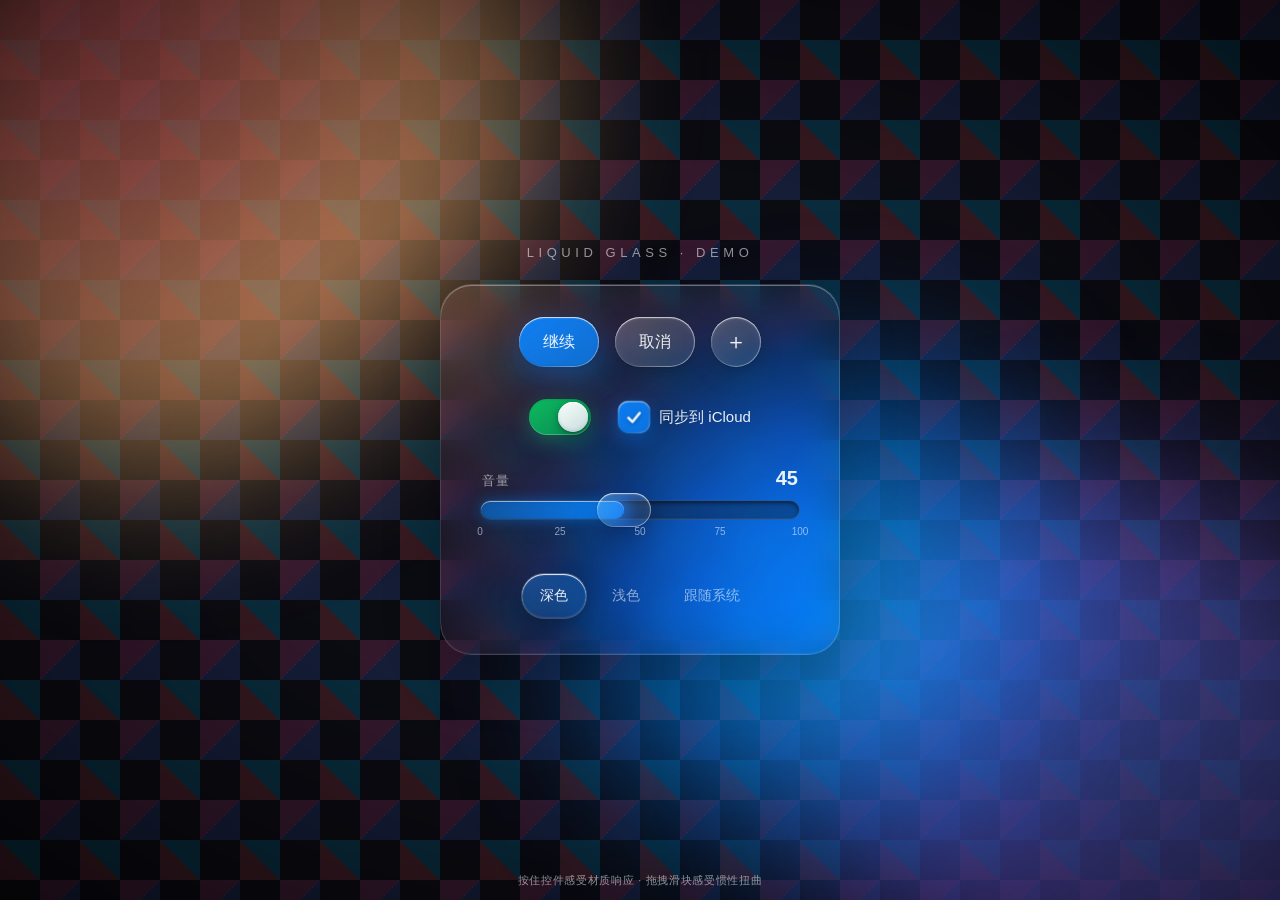
<file: 液态玻璃参考.html>
<!DOCTYPE html>
<html lang="zh-CN">
<head>
<meta charset="UTF-8">
<meta name="viewport" content="width=device-width, initial-scale=1.0, maximum-scale=1.0, user-scalable=no, viewport-fit=cover">
<title>Liquid Glass · Web 近似实现</title>

<!--
  ============================================================
  苹果 Liquid Glass 的 Web 近似实现（给 AI Coding 参考）
  ------------------------------------------------------------
  
  【背景】
  Liquid Glass 是苹果 2025 年 WWDC 推出的设计语言。
  真实实现基于 Metal 4 引擎的「反射 + 折射 + 动态变形」复合渲染，
  Web 端无法真正折射，只能用 backdrop-filter + 多层阴影近似。
  
  【本演示聚焦五件事】
  
  一、玻璃材质（静态）
     - 半透明渐变底色        → 玻璃内部透光
     - backdrop-filter       → 光学透射（模糊 + 增饱和 + 提亮）
     - 多层 inset box-shadow → 玻璃厚度与边缘折射
     - ::before 非均匀边框   → 玻璃边缘对光线的捕捉
     - ::after 覆盖层        → 按下时的内容隔离
  
  二、材质响应（动态变形）
     - 按下时 scale 放大          → 玻璃被"挤压"
     - 按下时强模糊 + 覆盖层      → 背后内容被"吞没"
     - 拖拽时 scaleX/scaleY 反向  → 惯性拉伸（体积守恒）
     - 松手后 easeOutElastic      → 弹性回稳
  
  三、控件动效
     - 开关：旋钮带弹性缓动 + 轨道颜色渐变
     - 复选框：勾选时描边动画 + 玻璃高亮
     - 选项芯片：移动玻璃外框跟随选中项滑动
  
  四、主题切换
     - 深色 / 浅色 / 跟随系统三档
     - 全部玻璃材质由 CSS 变量驱动，切换时整体过渡
     - 对应 iOS 26.1 新增的"液态玻璃显示效果选项"
  
  五、移动端适配
     - 视口锁定，禁止缩放，适配刘海屏安全区
     - 触控尺寸 ≥ 44px，符合 iOS HIG
     - pointer 事件统一处理触摸与鼠标
     - 滑块在触屏下扩大点击热区
     - 布局在小屏下自动收缩
  ============================================================
-->

<style>
/* ============================================================
   一、全局基础
   ============================================================ */
* {
  box-sizing: border-box;
  -webkit-tap-highlight-color: transparent;
  -webkit-touch-callout: none;
}

html, body {
  margin: 0;
  height: 100%;
  font-family: -apple-system, BlinkMacSystemFont, "SF Pro Display", "PingFang SC", "Segoe UI", Roboto, sans-serif;
  overflow: hidden;
  -webkit-user-select: none;
  user-select: none;
  overscroll-behavior: none;
  touch-action: manipulation;
  /* 主题切换时的整体过渡 */
  transition: background-color 0.6s ease, color 0.6s ease;
}

body {
  padding:
    env(safe-area-inset-top)
    env(safe-area-inset-right)
    env(safe-area-inset-bottom)
    env(safe-area-inset-left);
}

/* ============================================================
   二、主题变量
   ------------------------------------------------------------
   深色 / 浅色两套，由 body class 切换。
   所有玻璃材质由这些变量驱动，切换时整体平滑过渡。

   【核心四件套】
   --glass-top / --glass-bottom : 玻璃渐变（内部透光）
   --glass-border               : 边缘高光色（光线捕捉）
   --glass-inner-glow           : 内部微光（光线散射）
   ============================================================ */

/* 深色模式：玻璃偏暗，透明度更高，高光更冷 */
body.theme-dark {
  --bg-color: #0b0b12;
  --vignette: rgba(0, 0, 0, 0.55);

  --card-bg-top: rgba(255, 255, 255, 0.08);
  --card-bg-bottom: rgba(255, 255, 255, 0.02);
  --card-border: rgba(255, 255, 255, 0.14);

  --glass-top: rgba(255, 255, 255, 0.18);
  --glass-bottom: rgba(255, 255, 255, 0.04);
  --glass-border: rgba(255, 255, 255, 0.5);
  --glass-inner-glow: rgba(255, 255, 255, 0.08);

  --press-overlay: rgba(18, 20, 28, 0.72);

  --text-primary: rgba(255, 255, 255, 0.92);
  --text-dim: rgba(255, 255, 255, 0.55);

  --accent-rgb: 10, 132, 255;

  --track-bg: rgba(0, 0, 0, 0.32);
  --track-border: rgba(255, 255, 255, 0.12);
  --track-shadow: rgba(0, 0, 0, 0.5);

  --blob-opacity: 0.6;
}

/* 浅色模式：玻璃偏亮，白色调为主，高光更亮 */
body.theme-light {
  --bg-color: #e8ecf3;
  --vignette: rgba(0, 0, 0, 0.10);

  --card-bg-top: rgba(255, 255, 255, 0.60);
  --card-bg-bottom: rgba(255, 255, 255, 0.30);
  --card-border: rgba(255, 255, 255, 0.9);

  --glass-top: rgba(255, 255, 255, 0.75);
  --glass-bottom: rgba(255, 255, 255, 0.35);
  --glass-border: rgba(255, 255, 255, 0.98);
  --glass-inner-glow: rgba(255, 255, 255, 0.4);

  --press-overlay: rgba(240, 244, 250, 0.82);

  --text-primary: rgba(20, 25, 40, 0.92);
  --text-dim: rgba(20, 25, 40, 0.55);

  --accent-rgb: 10, 132, 255;

  --track-bg: rgba(0, 0, 0, 0.08);
  --track-border: rgba(255, 255, 255, 0.9);
  --track-shadow: rgba(0, 0, 0, 0.15);

  --blob-opacity: 0.35;
}

/* ============================================================
   三、背景与布局
   ------------------------------------------------------------
   背景用于验证玻璃的"光学透射"和"内容隔离"：
   - 彩色光斑 + 几何图案 → 观察 backdrop-filter 的模糊效果
   - 按下控件时光斑被强模糊吞没 → 观察内容隔离
   ============================================================ */
.bg {
  position: fixed;
  inset: 0;
  z-index: 0;
  overflow: hidden;
  background: var(--bg-color);
  transition: background-color 0.6s ease;
}

.bg-pattern {
  position: absolute;
  inset: 0;
  background-image:
    linear-gradient(45deg, rgba(255, 95, 109, 0.35) 25%, transparent 25%),
    linear-gradient(-45deg, rgba(71, 118, 230, 0.35) 25%, transparent 25%),
    linear-gradient(45deg, transparent 75%, rgba(0, 198, 255, 0.35) 75%),
    linear-gradient(-45deg, transparent 75%, rgba(245, 87, 166, 0.35) 75%);
  background-size: 80px 80px;
  background-position: 0 0, 0 40px, 40px -40px, -40px 0px;
  opacity: 0.5;
  transition: opacity 0.6s ease;
}

/* 彩色光斑：模拟液态玻璃背后流动的彩色内容 */
.blob {
  position: absolute;
  border-radius: 50%;
  filter: blur(80px);
  opacity: var(--blob-opacity);
  will-change: transform;
  transition: opacity 0.6s ease;
}
.blob1 {
  width: 55vmax; height: 55vmax;
  background: radial-gradient(circle at 30% 30%, #ff5f6d, #ffc371 60%, transparent 70%);
  top: -15vmax; left: -10vmax;
  animation: drift1 22s ease-in-out infinite alternate;
}
.blob2 {
  width: 50vmax; height: 50vmax;
  background: radial-gradient(circle at 60% 40%, #4776e6, #8e54e9 60%, transparent 70%);
  bottom: -18vmax; right: -12vmax;
  animation: drift2 26s ease-in-out infinite alternate;
}
.blob3 {
  width: 40vmax; height: 40vmax;
  background: radial-gradient(circle at 50% 50%, #00c6ff, #0072ff 60%, transparent 70%);
  top: 40%; left: 45%;
  animation: drift3 30s ease-in-out infinite alternate;
}

/* 光斑动画只用 transform，避免触发 repaint */
@keyframes drift1 { to { transform: translate(12vmax, 10vmax) scale(1.15); } }
@keyframes drift2 { to { transform: translate(-14vmax, -8vmax) scale(1.1); } }
@keyframes drift3 { to { transform: translate(-10vmax, 12vmax) scale(0.9); } }

.vignette {
  position: fixed;
  inset: 0;
  z-index: 1;
  pointer-events: none;
  background: radial-gradient(ellipse at center, transparent 45%, var(--vignette) 100%);
  transition: background 0.6s ease;
}

.stage {
  position: relative;
  z-index: 2;
  height: 100%;
  display: flex;
  flex-direction: column;
  align-items: center;
  justify-content: center;
  gap: 24px;
  padding: 20px;
  overflow-y: auto;
  -webkit-overflow-scrolling: touch;
}

.title {
  font-size: 13px;
  letter-spacing: 0.35em;
  text-transform: uppercase;
  color: var(--text-dim);
  font-weight: 500;
  text-align: center;
  pointer-events: none;
  flex-shrink: 0;
  transition: color 0.6s ease;
}

/* 外层卡片：本身也是一块玻璃，用于演示玻璃的层次叠加 */
.card {
  display: flex;
  flex-direction: column;
  align-items: center;
  gap: 28px;
  padding: 32px 24px;
  border-radius: 32px;
  background: linear-gradient(145deg, var(--card-bg-top), var(--card-bg-bottom));
  backdrop-filter: blur(20px) saturate(180%);
  -webkit-backdrop-filter: blur(20px) saturate(180%);
  border: 1px solid var(--card-border);
  box-shadow:
    0 20px 60px rgba(0, 0, 0, 0.2),
    inset 0 1px 0 rgba(255, 255, 255, 0.35),
    inset 0 -1px 0 rgba(255, 255, 255, 0.05);
  isolation: isolate;
  width: 100%;
  max-width: 400px;
  flex-shrink: 0;
  transition: background 0.6s ease, border-color 0.6s ease;
}

.row {
  display: flex;
  gap: 16px;
  align-items: center;
  flex-wrap: wrap;
  justify-content: center;
  width: 100%;
}

/* ============================================================
   四、液态玻璃通用材质 .liquid
   ------------------------------------------------------------
   这是整个演示的核心。任何"玻璃元素"都应复用这套材质。

   【光学结构拆解】
   ① 渐变底色        → 玻璃内部的透光（上亮下暗，模拟光源在上方）
   ② backdrop-filter → 光学透射：模糊背后内容 + 增饱和 + 轻微提亮
   ③ 多层 inset 阴影 → 玻璃厚度：
        - 顶部 1px 强高光  → 光线捕捉边缘
        - 顶部 2px 扩散高光 → 边缘光晕
        - 底部 1px 弱反光  → 玻璃底部厚度
        - 内部 12px 微光   → 光线在玻璃内部散射
   ④ ::before 边框    → 边缘高光：非均匀渐变，模拟复杂折射
   ⑤ ::after 覆盖层   → 内容隔离：按下时遮挡背后内容
   ⑥ isolation:isolate → 保证 backdrop-filter 只作用于背后，不污染内部
   ============================================================ */
.liquid {
  position: relative;
  isolation: isolate;
  border: none;
  cursor: pointer;
  color: var(--text-primary);
  font-family: inherit;
  font-weight: 500;

  /* ① 玻璃底色：上亮下暗，模拟玻璃内部透光 */
  background: linear-gradient(145deg, var(--glass-top), var(--glass-bottom));

  /* ② 光学透射：模糊 + 增饱和 + 轻微提亮 */
  backdrop-filter: blur(14px) saturate(180%) brightness(1.06);
  -webkit-backdrop-filter: blur(14px) saturate(180%) brightness(1.06);

  /* ③ 玻璃厚度：多层 inset 阴影 */
  box-shadow:
    0 8px 24px rgba(0, 0, 0, 0.18),
    0 1px 2px rgba(0, 0, 0, 0.12),
    inset 0 1px 0 var(--glass-border),
    inset 0 1px 2px rgba(255, 255, 255, 0.4),
    inset 0 -1px 1px rgba(255, 255, 255, 0.06),
    inset 0 0 12px var(--glass-inner-glow);

  transition:
    transform 0.5s cubic-bezier(.2, 1.5, .4, 1.2),
    backdrop-filter 0.25s ease,
    background 0.6s ease,
    box-shadow 0.3s ease;

  will-change: transform, backdrop-filter;
}

/*
  ④ 边缘高光：1px 非均匀渐变边框
  ------------------------------------------------------------
  用 mask-composite 技术实现"只有边框可见"。
  渐变故意不均匀：高光强度沿对角线有起伏，
  模拟真实玻璃边缘对光线的复杂折射。
*/
.liquid::before {
  content: "";
  position: absolute;
  inset: 0;
  border-radius: inherit;
  padding: 1px;
  background: linear-gradient(135deg,
    var(--glass-border) 0%,
    rgba(255, 255, 255, 0.08) 20%,
    rgba(255, 255, 255, 0.02) 40%,
    rgba(255, 255, 255, 0.15) 55%,
    rgba(255, 255, 255, 0.35) 75%,
    var(--glass-border) 100%);
  -webkit-mask: linear-gradient(#000 0 0) content-box, linear-gradient(#000 0 0);
  -webkit-mask-composite: xor;
          mask: linear-gradient(#000 0 0) content-box, linear-gradient(#000 0 0);
          mask-composite: exclude;
  pointer-events: none;
  opacity: 0.95;
  z-index: 1;
}

/*
  ⑤ 覆盖层：按下时让背后内容视觉上"消失"
  ------------------------------------------------------------
  默认 opacity:0，按下时 .pressing 触发 opacity:1。
*/
.liquid::after {
  content: "";
  position: absolute;
  inset: 0;
  border-radius: inherit;
  background: var(--press-overlay);
  opacity: 0;
  transition: opacity 0.2s ease;
  pointer-events: none;
  z-index: 0;
}

/* ============================================================
   五、材质响应（按下时的动态变形）
   ------------------------------------------------------------
   按下时四个变化同时发生：
   ① scale(1.06)        → 玻璃被"挤压"放大
   ② 强模糊（44px）     → 背后内容被"吞没"
   ③ 覆盖层 opacity:1   → 进一步遮挡背后
   ④ 增强 inset 阴影    → 玻璃"变厚"

   这些变化由 .pressing 类触发，JS 在 pointerdown/up 时切换。
   ============================================================ */
.liquid.pressing {
  transform: scale(1.06);
  backdrop-filter: blur(44px) saturate(220%) brightness(1.12);
  -webkit-backdrop-filter: blur(44px) saturate(220%) brightness(1.12);
  box-shadow:
    0 12px 36px rgba(0, 0, 0, 0.30),
    0 2px 4px rgba(0, 0, 0, 0.18),
    inset 0 1px 0 rgba(255, 255, 255, 0.75),
    inset 0 2px 4px rgba(255, 255, 255, 0.25),
    inset 0 -1px 2px rgba(255, 255, 255, 0.12),
    inset 0 0 20px rgba(255, 255, 255, 0.08);
  transition:
    transform 0.15s ease-out,
    backdrop-filter 0.15s ease-out,
    box-shadow 0.15s ease-out;
}
.liquid.pressing::after { opacity: 1; }

/* ============================================================
   六、控件样式
   ============================================================ */

/* ---------- 6.1 胶囊按钮 ---------- */
.btn {
  height: 50px;
  padding: 0 24px;
  border-radius: 999px;
  font-size: 16px;
  display: inline-flex;
  align-items: center;
  gap: 8px;
  min-width: 44px;
}

/* 强调色按钮：演示有色玻璃 */
.btn.primary {
  background: linear-gradient(145deg,
    rgba(var(--accent-rgb), 0.94),
    rgba(var(--accent-rgb), 0.74));
  box-shadow:
    0 10px 32px rgba(var(--accent-rgb), 0.38),
    0 2px 4px rgba(0, 0, 0, 0.15),
    inset 0 1px 0 rgba(255, 255, 255, 0.65),
    inset 0 1px 2px rgba(255, 255, 255, 0.3),
    inset 0 -1px 2px rgba(0, 0, 0, 0.15);
}

/* 圆形按钮：演示小尺寸玻璃 */
.btn-round {
  width: 50px;
  height: 50px;
  border-radius: 50%;
  display: grid;
  place-items: center;
  font-size: 22px;
  padding: 0;
  min-width: 44px;
}

/* ---------- 6.2 开关（带弹性旋钮） ---------- */
/*
  开关的动态效果：
  - 旋钮移动使用 cubic-bezier(.2, 1.6, .4, 1.2)：带过冲的弹性缓动
  - 轨道颜色从灰渐变到绿，使用 0.4s ease
  - 按下时整体 scale(1.06)，与 .liquid 的材质响应一致
*/
.toggle {
  position: relative;
  width: 62px;
  height: 36px;
  border-radius: 999px;
  cursor: pointer;
  background: linear-gradient(145deg, rgba(120, 120, 130, 0.5), rgba(60, 60, 70, 0.55));
  backdrop-filter: blur(10px) saturate(150%);
  -webkit-backdrop-filter: blur(10px) saturate(150%);
  box-shadow:
    0 6px 18px rgba(0, 0, 0, 0.22),
    inset 0 1px 2px rgba(0, 0, 0, 0.3),
    inset 0 -1px 0 rgba(255, 255, 255, 0.1);
  transition: background 0.4s ease, box-shadow 0.4s ease, transform 0.15s ease;
  flex-shrink: 0;
  isolation: isolate;
  min-width: 62px;
  min-height: 36px;
}
.toggle input { display: none; }
.toggle .knob {
  position: absolute;
  top: 3px; left: 3px;
  width: 30px; height: 30px;
  border-radius: 50%;
  background: linear-gradient(145deg, rgba(255, 255, 255, 0.98), rgba(230, 235, 245, 0.85));
  box-shadow:
    0 3px 10px rgba(0, 0, 0, 0.28),
    0 1px 2px rgba(0, 0, 0, 0.18),
    inset 0 1px 0 rgba(255, 255, 255, 1),
    inset 0 -2px 3px rgba(180, 190, 210, 0.55);
  transition: transform 0.55s cubic-bezier(.2, 1.6, .4, 1.2);
}
.toggle input:checked + .knob { transform: translateX(26px); }
.toggle:has(input:checked) {
  background: linear-gradient(145deg, rgba(10, 200, 100, 0.92), rgba(0, 160, 80, 0.78));
  box-shadow:
    0 6px 20px rgba(10, 200, 100, 0.35),
    inset 0 1px 2px rgba(0, 0, 0, 0.12),
    inset 0 -1px 0 rgba(255, 255, 255, 0.25);
}
.toggle.pressing { transform: scale(1.06); }

/* ---------- 6.3 复选框（带描边动画） ---------- */
/*
  复选框的动态效果：
  - 勾选时 SVG 描边从 24 到 0，使用 stroke-dashoffset 动画
  - 勾选时整体 scale(1.08)，带弹性缓动
  - 按下时 .pressing 让盒子放大到 1.15
*/
.check {
  display: inline-flex;
  align-items: center;
  gap: 10px;
  cursor: pointer;
  font-size: 15px;
  color: var(--text-primary);
  min-height: 44px;
  padding: 4px 0;
  transition: color 0.6s ease;
}
.check input { display: none; }
.check .box {
  position: relative;
  width: 30px; height: 30px;
  border-radius: 10px;
  background: linear-gradient(145deg, var(--glass-top), var(--glass-bottom));
  backdrop-filter: blur(8px) saturate(150%);
  -webkit-backdrop-filter: blur(8px) saturate(150%);
  box-shadow:
    0 4px 12px rgba(0, 0, 0, 0.2),
    inset 0 1px 0 var(--glass-border),
    inset 0 1px 2px rgba(255, 255, 255, 0.3),
    inset 0 -1px 1px rgba(255, 255, 255, 0.05);
  transition: all 0.45s cubic-bezier(.2, 1.5, .4, 1.2);
  flex-shrink: 0;
  isolation: isolate;
}
.check .box::before {
  content: "";
  position: absolute;
  inset: 0;
  border-radius: inherit;
  padding: 1px;
  background: linear-gradient(135deg, var(--glass-border), transparent 50%, rgba(255, 255, 255, 0.4));
  -webkit-mask: linear-gradient(#000 0 0) content-box, linear-gradient(#000 0 0);
  -webkit-mask-composite: xor;
          mask: linear-gradient(#000 0 0) content-box, linear-gradient(#000 0 0);
          mask-composite: exclude;
  pointer-events: none;
}
.check .box svg {
  position: absolute;
  inset: 0;
  margin: auto;
  width: 18px; height: 18px;
  stroke: #fff;
  stroke-width: 3;
  fill: none;
  stroke-dasharray: 24;
  stroke-dashoffset: 24;
  transition: stroke-dashoffset 0.4s ease 0.1s;
  filter: drop-shadow(0 1px 2px rgba(0, 0, 0, 0.3));
}
.check input:checked + .box {
  background: linear-gradient(145deg,
    rgba(var(--accent-rgb), 0.92),
    rgba(var(--accent-rgb), 0.78));
  box-shadow:
    0 6px 18px rgba(var(--accent-rgb), 0.35),
    inset 0 1px 0 rgba(255, 255, 255, 0.6),
    inset 0 -1px 2px rgba(0, 0, 0, 0.12);
  transform: scale(1.08);
}
.check input:checked + .box svg { stroke-dashoffset: 0; }
.check.pressing .box { transform: scale(1.15); }

/* ---------- 6.4 选项芯片 + 移动玻璃外框 ---------- */
/*
  选项芯片的动态效果：
  - .radio-glow 是一块独立的玻璃，跟随选中项滑动
  - 滑动使用 cubic-bezier(.2, .9, .3, 1.2)：带轻微过冲
  - 选中项文字颜色从 dim 过渡到 primary
  - 按下时芯片 scale(1.06)，与 .liquid 材质响应一致
*/
.radio-group {
  position: relative;
  display: flex;
  gap: 8px;
  flex-wrap: wrap;
  justify-content: center;
  padding: 4px;
}
.radio-glow {
  position: absolute;
  top: 0; left: 0;
  border-radius: 999px;
  background: linear-gradient(145deg,
    rgba(var(--accent-rgb), 0.32),
    rgba(var(--accent-rgb), 0.12));
  backdrop-filter: blur(6px) saturate(160%);
  -webkit-backdrop-filter: blur(6px) saturate(160%);
  box-shadow:
    0 8px 24px rgba(0, 0, 0, 0.25),
    0 0 0 1px rgba(255, 255, 255, 0.25),
    inset 0 1px 0 rgba(255, 255, 255, 0.8),
    inset 0 1px 2px rgba(255, 255, 255, 0.3),
    inset 0 -1px 2px rgba(255, 255, 255, 0.1);
  transition: transform 0.4s cubic-bezier(.2, .9, .3, 1.2),
              width 0.4s cubic-bezier(.2, .9, .3, 1.2),
              height 0.4s cubic-bezier(.2, .9, .3, 1.2);
  z-index: 1;
  pointer-events: none;
  will-change: transform, width, height;
}
.radio-chip {
  position: relative;
  z-index: 2;
  padding: 10px 18px;
  border-radius: 999px;
  font-size: 14px;
  font-weight: 500;
  color: var(--text-dim);
  cursor: pointer;
  transition: color 0.35s ease, transform 0.15s ease;
  min-height: 44px;
  display: inline-flex;
  align-items: center;
}
.radio-chip input { display: none; }
.radio-chip:has(input:checked) { color: var(--text-primary); }
.radio-chip.pressing { transform: scale(1.06); }

/* ============================================================
   七、液态玻璃进度条
   ------------------------------------------------------------
   滑块融合三层设计：
   一、材质层（与 .liquid 一致）
   二、响应层（按下时 scale + 强模糊 + 覆盖层）
   三、惯性层（拖拽时速度 → 形变 → 弹性回稳）

   移动端适配：
   - 滑块热区扩大到 44px（用 padding 撑开）
   - touch-action: none 禁止触摸滚动干扰
   ============================================================ */

.slider-wrap {
  width: 100%;
  max-width: 320px;
  display: flex;
  flex-direction: column;
  gap: 10px;
  -webkit-user-select: none;
  user-select: none;
}

.slider-header {
  display: flex;
  justify-content: space-between;
  align-items: baseline;
  padding: 0 2px;
}
.slider-name {
  font-size: 13px;
  color: var(--text-dim);
  letter-spacing: 0.05em;
  transition: color 0.6s ease;
}
.slider-value {
  font-size: 20px;
  font-weight: 600;
  color: var(--text-primary);
  font-variant-numeric: tabular-nums;
  transition: color 0.6s ease;
}

.slider-track-wrap { position: relative; }

/* 玻璃轨道：半透明凹槽 */
.slider-track {
  position: relative;
  height: 20px;
  border-radius: 10px;
  background: var(--track-bg);
  backdrop-filter: blur(8px) saturate(150%);
  -webkit-backdrop-filter: blur(8px) saturate(150%);
  border: 1px solid var(--track-border);
  box-shadow:
    inset 0 2px 4px var(--track-shadow),
    inset 0 -1px 0 rgba(255, 255, 255, 0.08);
  cursor: pointer;
  isolation: isolate;
  touch-action: none;
  transition: background 0.6s ease, border-color 0.6s ease;
}
/* 移动端热区扩展：垂直方向各扩 12px */
.slider-track::after {
  content: "";
  position: absolute;
  left: 0; right: 0;
  top: -12px; bottom: -12px;
}

/* 填充部分：强调色玻璃 */
.slider-fill {
  position: absolute;
  top: 0; left: 0;
  height: 100%;
  width: 45%;
  border-radius: inherit;
  background: linear-gradient(90deg,
    rgba(var(--accent-rgb), 0.55),
    rgba(var(--accent-rgb), 0.92));
  box-shadow:
    0 0 14px rgba(var(--accent-rgb), 0.45),
    inset 0 1px 0 rgba(255, 255, 255, 0.55),
    inset 0 -1px 1px rgba(0, 0, 0, 0.1);
  transition: width 0.05s linear;
  will-change: width;
}

/*
  ★ 液态玻璃滑块（核心组件）
  ------------------------------------------------------------
  材质与 .liquid 一致，尺寸改为圆角矩形。
  惯性扭曲通过 CSS 变量 --drag-sx / --drag-sy 从 JS 传入。
*/
.slider-thumb {
  position: absolute;
  top: 50%;
  left: 45%;
  width: 54px;
  height: 34px;
  border-radius: 199px;
  transform: translate(-50%, -50%);

  /* 玻璃材质：与 .liquid 一致 */
  background: linear-gradient(145deg, var(--glass-top), var(--glass-bottom));
  backdrop-filter: blur(14px) saturate(180%) brightness(1.06);
  -webkit-backdrop-filter: blur(14px) saturate(180%) brightness(1.06);
  box-shadow:
    0 8px 24px rgba(0, 0, 0, 0.25),
    0 1px 2px rgba(0, 0, 0, 0.15),
    inset 0 1px 0 var(--glass-border),
    inset 0 1px 2px rgba(255, 255, 255, 0.4),
    inset 0 -1px 1px rgba(255, 255, 255, 0.06),
    inset 0 0 12px var(--glass-inner-glow);

  cursor: grab;
  isolation: isolate;
  will-change: transform, left, backdrop-filter;
  z-index: 3;
  transition: transform 0.5s cubic-bezier(.2, 1.5, .4, 1.2);
  touch-action: none;
}

/* 边缘高光：与 .liquid::before 完全一致 */
.slider-thumb::before {
  content: "";
  position: absolute;
  inset: 0;
  border-radius: inherit;
  padding: 1px;
  background: linear-gradient(135deg,
    var(--glass-border) 0%,
    rgba(255, 255, 255, 0.08) 20%,
    rgba(255, 255, 255, 0.02) 40%,
    rgba(255, 255, 255, 0.15) 55%,
    rgba(255, 255, 255, 0.35) 75%,
    var(--glass-border) 100%);
  -webkit-mask: linear-gradient(#000 0 0) content-box, linear-gradient(#000 0 0);
  -webkit-mask-composite: xor;
          mask: linear-gradient(#000 0 0) content-box, linear-gradient(#000 0 0);
          mask-composite: exclude;
  pointer-events: none;
  opacity: 0.95;
  z-index: 1;
}

/* 覆盖层：按下时遮挡背后内容 */
.slider-thumb::after {
  content: "";
  position: absolute;
  inset: 0;
  border-radius: inherit;
  background: var(--press-overlay);
  opacity: 0;
  transition: opacity 0.2s ease;
  pointer-events: none;
  z-index: 0;
}

/*
  滑块按下 + 惯性扭曲
  ------------------------------------------------------------
  transform 组合：
  - translate(-50%, -50%)  基础定位
  - scale(1.08 * --drag-sx, 1.08 * --drag-sy)
    --drag-sx / --drag-sy 由 JS 每帧写入
*/
.slider-thumb.pressing {
  transform: translate(-50%, -50%)
             scale(calc(1.08 * var(--drag-sx, 1)),
                   calc(1.08 * var(--drag-sy, 1)));
  backdrop-filter: blur(44px) saturate(220%) brightness(1.12);
  -webkit-backdrop-filter: blur(44px) saturate(220%) brightness(1.12);
  box-shadow:
    0 12px 36px rgba(0, 0, 0, 0.34),
    0 2px 4px rgba(0, 0, 0, 0.20),
    inset 0 1px 0 rgba(255, 255, 255, 0.8),
    inset 0 2px 4px rgba(255, 255, 255, 0.25),
    inset 0 -1px 2px rgba(255, 255, 255, 0.12),
    inset 0 0 20px rgba(255, 255, 255, 0.08);
  transition:
    transform 0.05s linear,
    backdrop-filter 0.15s ease-out,
    box-shadow 0.15s ease-out;
}
.slider-thumb.pressing::after { opacity: 1; }

/* 拖拽中：完全禁用 transform 过渡，让 JS 每帧的形变直接生效 */
.slider-thumb.dragging {
  transition:
    backdrop-filter 0.15s ease-out,
    box-shadow 0.15s ease-out;
}

/* 刻度 */
.slider-ticks {
  position: relative;
  height: 16px;
  margin-top: 6px;
}
.slider-ticks span {
  position: absolute;
  top: 0;
  transform: translateX(-50%);
  font-size: 10px;
  color: var(--text-dim);
  font-variant-numeric: tabular-nums;
  user-select: none;
  pointer-events: none;
  transition: color 0.6s ease;
}

/* ============================================================
   八、底部提示与可访问性
   ============================================================ */
.hint {
  position: fixed;
  bottom: calc(12px + env(safe-area-inset-bottom));
  left: 50%;
  transform: translateX(-50%);
  z-index: 3;
  font-size: 11px;
  color: var(--text-dim);
  letter-spacing: 0.06em;
  text-align: center;
  pointer-events: none;
  white-space: nowrap;
  padding: 0 16px;
  transition: color 0.6s ease;
}

.liquid:focus-visible,
.check:focus-within .box,
.radio-chip:focus-within,
.toggle:focus-within,
.slider-thumb:focus-visible {
  outline: 2px solid rgba(var(--accent-rgb), 0.9);
  outline-offset: 3px;
}

/* ============================================================
   九、移动端适配
   ============================================================ */
@media (max-width: 380px) {
  .card {
    padding: 24px 16px;
    gap: 22px;
    border-radius: 28px;
  }
  .stage {
    gap: 18px;
    padding: 16px;
  }
  .btn {
    height: 46px;
    padding: 0 20px;
    font-size: 15px;
  }
  .btn-round {
    width: 46px;
    height: 46px;
  }
  .radio-chip {
    padding: 8px 14px;
    font-size: 13px;
  }
  .slider-thumb {
    width: 48px;
    height: 30px;
  }
}

@media (max-height: 700px) {
  .stage {
    justify-content: flex-start;
    padding-top: 24px;
  }
  .card {
    gap: 22px;
    padding: 26px 22px;
  }
}

/* 触摸设备：禁用 hover 引起的"粘滞"效果 */
@media (hover: none) {
  .liquid:hover { transform: none; }
}
</style>
</head>
<body class="theme-dark">

<!-- 背景：用于验证玻璃的光学透射与内容隔离 -->
<div class="bg">
  <div class="bg-pattern"></div>
  <div class="blob blob1"></div>
  <div class="blob blob2"></div>
  <div class="blob blob3"></div>
</div>
<div class="vignette"></div>

<div class="stage">
  <div class="title">Liquid Glass · Demo</div>

  <div class="card">

    <!-- 按钮组：演示玻璃的按下响应 -->
    <div class="row">
      <button class="liquid btn primary" data-press>继续</button>
      <button class="liquid btn" data-press>取消</button>
      <button class="liquid btn-round" data-press aria-label="添加">＋</button>
    </div>

    <!-- 开关与复选框：演示玻璃控件的动态效果 -->
    <div class="row" style="gap: 28px;">
      <label class="toggle" data-press>
        <input type="checkbox" checked>
        <span class="knob"></span>
      </label>

      <label class="check" data-press>
        <input type="checkbox" checked>
        <span class="box">
          <svg viewBox="0 0 24 24">
            <polyline points="5 13 10 18 19 7" stroke-linecap="round" stroke-linejoin="round"/>
          </svg>
        </span>
        同步到 iCloud
      </label>
    </div>

    <!-- 液态玻璃进度条：演示玻璃的惯性扭曲 -->
    <div class="slider-wrap">
      <div class="slider-header">
        <span class="slider-name">音量</span>
        <span class="slider-value" id="sliderValue">45</span>
      </div>

      <div class="slider-track-wrap">
        <div class="slider-track" id="sliderTrack">
          <div class="slider-fill" id="sliderFill"></div>
          <div class="slider-thumb" id="sliderThumb" tabindex="0" role="slider"
               aria-valuemin="0" aria-valuemax="100" aria-valuenow="45"
               aria-label="音量"></div>
        </div>
        <div class="slider-ticks">
          <span style="left: 0%">0</span>
          <span style="left: 25%">25</span>
          <span style="left: 50%">50</span>
          <span style="left: 75%">75</span>
          <span style="left: 100%">100</span>
        </div>
      </div>
    </div>

    <!-- 主题切换：演示移动玻璃外框 + 主题变量切换 -->
    <div class="radio-group" id="themeGroup">
      <div class="radio-glow" id="themeGlow"></div>

      <label class="radio-chip" data-press>
        <input type="radio" name="theme" value="dark" checked> 深色
      </label>
      <label class="radio-chip" data-press>
        <input type="radio" name="theme" value="light"> 浅色
      </label>
      <label class="radio-chip" data-press>
        <input type="radio" name="theme" value="auto"> 跟随系统
      </label>
    </div>

  </div>
</div>

<div class="hint">按住控件感受材质响应 · 拖拽滑块感受惯性扭曲</div>

<script>
/* ============================================================
   JS 模块一：材质响应（按下反馈）
   ------------------------------------------------------------
   为所有带 data-press 的元素绑定 .pressing 类。
   CSS 端收到 .pressing 后会触发：
   - scale 放大 + 强模糊 + 覆盖层 + 玻璃变厚
   松手后由 CSS transition 弹性恢复。

   移动端注意：
   - 使用 pointer 事件统一处理触摸与鼠标
   - pointercancel 处理触摸被打断的情况（如系统弹窗）
   ============================================================ */
(function () {
  document.querySelectorAll('[data-press]').forEach(function (el) {
    el.addEventListener('pointerdown', function () {
      el.classList.add('pressing');
    });
    function release() {
      el.classList.remove('pressing');
    }
    el.addEventListener('pointerup', release);
    el.addEventListener('pointercancel', release);
    el.addEventListener('pointerleave', release);
  });
})();

/* ============================================================
   JS 模块二：移动玻璃外框
   ------------------------------------------------------------
   计算选中芯片的位置和尺寸，驱动外框平滑移动。
   使用 requestAnimationFrame 避免同步 layout 抖动。

   移动端注意：
   - 窗口 resize 和 load 时重新计算
   - 字体加载后布局可能变化，用 setTimeout 兜底
   ============================================================ */
(function () {
  const group = document.getElementById('themeGroup');
  const glow = document.getElementById('themeGlow');
  const chips = group.querySelectorAll('.radio-chip');
  const inputs = group.querySelectorAll('input[type="radio"]');
  let rafId = null;

  function updateGlow() {
    if (rafId) cancelAnimationFrame(rafId);
    rafId = requestAnimationFrame(function () {
      const idx = Array.from(inputs).findIndex(function (i) { return i.checked; });
      if (idx < 0) return;
      const chip = chips[idx];
      const gRect = group.getBoundingClientRect();
      const cRect = chip.getBoundingClientRect();
      glow.style.width = cRect.width + 'px';
      glow.style.height = cRect.height + 'px';
      glow.style.transform =
        'translate(' + (cRect.left - gRect.left) + 'px, ' +
                       (cRect.top - gRect.top) + 'px)';
      rafId = null;
    });
  }

  inputs.forEach(function (input) { input.addEventListener('change', updateGlow); });
  window.addEventListener('resize', updateGlow);
  window.addEventListener('load', updateGlow);
  setTimeout(updateGlow, 100);
  updateGlow();
})();

/* ============================================================
   JS 模块三：液态玻璃滑块（惯性扭曲 + 弹性回稳）
   ------------------------------------------------------------
   物理模型：

   1. 速度采样
      - 每次 pointermove 计算瞬时速度 instantV = dx / dt
      - 用指数平滑（0.6 / 0.4）避免抖动

   2. 速度 → 形变映射
      - norm = clamp(velocity / maxV, -1, 1)
      - scaleX = 1 + norm * 0.20   （正向速度 → 水平拉伸）
      - scaleY = 1 - norm * 0.10   （反向补偿，保持体积守恒）
      - 最终 clamp 到 [0.85, 1.20] / [0.88, 1.15]

   3. 写入方式
      - 形变值写入 CSS 变量 --drag-sx / --drag-sy
      - CSS 端 .slider-thumb.pressing 的 transform 读取这两个变量

   4. 松手归位
      - 记录松手瞬间的 startSX / startSY
      - 用 easeOutElastic 在 650ms 内从 start 过渡到 1
      - easeOutElastic 有过冲，模拟玻璃的弹性粘滞感
      - 归位结束后移除 .pressing，让覆盖层淡出

   移动端适配：
   - pointer 事件 + setPointerCapture 处理触摸
   - touch-action: none 禁止触摸滚动干扰
   - pointercancel 处理系统打断
   ============================================================ */
(function () {
  const track = document.getElementById('sliderTrack');
  const fill = document.getElementById('sliderFill');
  const thumb = document.getElementById('sliderThumb');
  const valueEl = document.getElementById('sliderValue');

  let dragging = false;
  let currentValue = 45;

  let lastX = 0;
  let lastTime = 0;
  let velocity = 0;
  let dragScaleX = 1;
  let dragScaleY = 1;
  let inertiaRaf = null;

  function setValue(v) {
    currentValue = Math.max(0, Math.min(100, v));
    fill.style.width = currentValue + '%';
    thumb.style.left = currentValue + '%';
    valueEl.textContent = Math.round(currentValue);
    thumb.setAttribute('aria-valuenow', Math.round(currentValue));
  }

  function setValueFromClientX(clientX) {
    const rect = track.getBoundingClientRect();
    const ratio = (clientX - rect.left) / rect.width;
    setValue(ratio * 100);
  }

  function applyInertia() {
    const maxV = 0.8;
    const norm = Math.max(-1, Math.min(1, velocity / maxV));

    let sx = 1 + norm * 0.20;
    let sy = 1 - norm * 0.10;

    sx = Math.max(0.85, Math.min(1.20, sx));
    sy = Math.max(0.88, Math.min(1.15, sy));

    dragScaleX = sx;
    dragScaleY = sy;

    thumb.style.setProperty('--drag-sx', sx);
    thumb.style.setProperty('--drag-sy', sy);
  }

  /* ---------- 滑块按下：开始拖拽 ---------- */
  thumb.addEventListener('pointerdown', function (e) {
    if (inertiaRaf) { cancelAnimationFrame(inertiaRaf); inertiaRaf = null; }

    dragging = true;
    lastX = e.clientX;
    lastTime = performance.now();
    velocity = 0;

    thumb.classList.add('pressing', 'dragging');
    thumb.setPointerCapture(e.pointerId);
    e.preventDefault();
    e.stopPropagation();
  });

  /* ---------- 轨道点击：跳转到点击位置 ---------- */
  track.addEventListener('pointerdown', function (e) {
    if (e.target === thumb) return;
    setValueFromClientX(e.clientX);
  });

  /* ---------- 拖拽移动 ---------- */
  thumb.addEventListener('pointermove', function (e) {
    if (!dragging) return;

    const now = performance.now();
    const dt = Math.max(1, now - lastTime);
    const dx = e.clientX - lastX;
    const instantV = dx / dt;

    velocity = velocity * 0.6 + instantV * 0.4;
    lastX = e.clientX;
    lastTime = now;

    setValueFromClientX(e.clientX);
    applyInertia();
  });

  /* ---------- 松开：弹性归位 ---------- */
  function onRelease(e) {
    if (!dragging) return;
    dragging = false;

    if (thumb.hasPointerCapture(e.pointerId)) {
      thumb.releasePointerCapture(e.pointerId);
    }
    thumb.classList.remove('dragging');

    const startSX = dragScaleX;
    const startSY = dragScaleY;
    const startTime = performance.now();
    const DURATION = 650;

    /**
     * easeOutElastic：先过冲再回稳
     * 模拟玻璃的弹性粘滞感。
     */
    function easeOutElastic(t) {
      const c4 = (2 * Math.PI) / 3;
      return t === 0 ? 0
           : t === 1 ? 1
           : Math.pow(2, -10 * t) * Math.sin((t * 10 - 0.75) * c4) + 1;
    }

    function animateReturn(now) {
      const elapsed = now - startTime;
      const progress = Math.min(elapsed / DURATION, 1);
      const eased = easeOutElastic(progress);

      const sx = startSX + (1 - startSX) * eased;
      const sy = startSY + (1 - startSY) * eased;

      thumb.style.setProperty('--drag-sx', sx);
      thumb.style.setProperty('--drag-sy', sy);
      dragScaleX = sx;
      dragScaleY = sy;

      if (progress < 1) {
        inertiaRaf = requestAnimationFrame(animateReturn);
      } else {
        thumb.style.setProperty('--drag-sx', 1);
        thumb.style.setProperty('--drag-sy', 1);
        dragScaleX = 1;
        dragScaleY = 1;
        thumb.classList.remove('pressing');
        inertiaRaf = null;
      }
    }

    inertiaRaf = requestAnimationFrame(animateReturn);
  }

  thumb.addEventListener('pointerup', onRelease);
  thumb.addEventListener('pointercancel', onRelease);

  /* ---------- 键盘支持 ---------- */
  thumb.addEventListener('keydown', function (e) {
    let delta = 0;
    if (e.key === 'ArrowRight' || e.key === 'ArrowUp')   delta = 1;
    if (e.key === 'ArrowLeft'  || e.key === 'ArrowDown') delta = -1;
    if (e.key === 'Home') { setValue(0);   e.preventDefault(); return; }
    if (e.key === 'End')  { setValue(100); e.preventDefault(); return; }
    if (delta !== 0) {
      setValue(currentValue + delta);
      e.preventDefault();
    }
  });

  setValue(45);
})();

/* ============================================================
   JS 模块四：主题切换（深色 / 浅色 / 跟随系统）
   ------------------------------------------------------------
   对应 iOS 26.1 新增的"液态玻璃显示效果选项"。
   切换时通过 body class 切换整套 CSS 变量，
   所有玻璃材质会平滑过渡到新主题。

   移动端注意：
   - 监听 prefers-color-scheme 变化，跟随系统实时切换
   ============================================================ */
(function () {
  const body = document.body;
  const themeInputs = document.querySelectorAll('input[name="theme"]');
  const autoInput = document.querySelector('input[name="theme"][value="auto"]');
  const darkQuery = window.matchMedia('(prefers-color-scheme: dark)');

  function applyTheme(theme) {
    if (theme === 'auto') {
      body.className = darkQuery.matches ? 'theme-dark' : 'theme-light';
    } else {
      body.className = 'theme-' + theme;
    }
  }

  themeInputs.forEach(function (input) {
    input.addEventListener('change', function () {
      if (this.checked) applyTheme(this.value);
    });
  });

  // 跟随系统模式下，系统主题变化时实时切换
  darkQuery.addEventListener('change', function () {
    if (autoInput && autoInput.checked) applyTheme('auto');
  });

  const checked = document.querySelector('input[name="theme"]:checked');
  if (checked) applyTheme(checked.value);
})();

/* ============================================================
   JS 模块五：防止浏览器默认拖拽 / 选择行为
   ============================================================ */
document.addEventListener('dragstart', function (e) { e.preventDefault(); });
document.addEventListener('selectstart', function (e) {
  if (!e.target.closest('input, textarea, [contenteditable]')) {
    e.preventDefault();
  }
});
</script>
</body>
</html>
</file>
